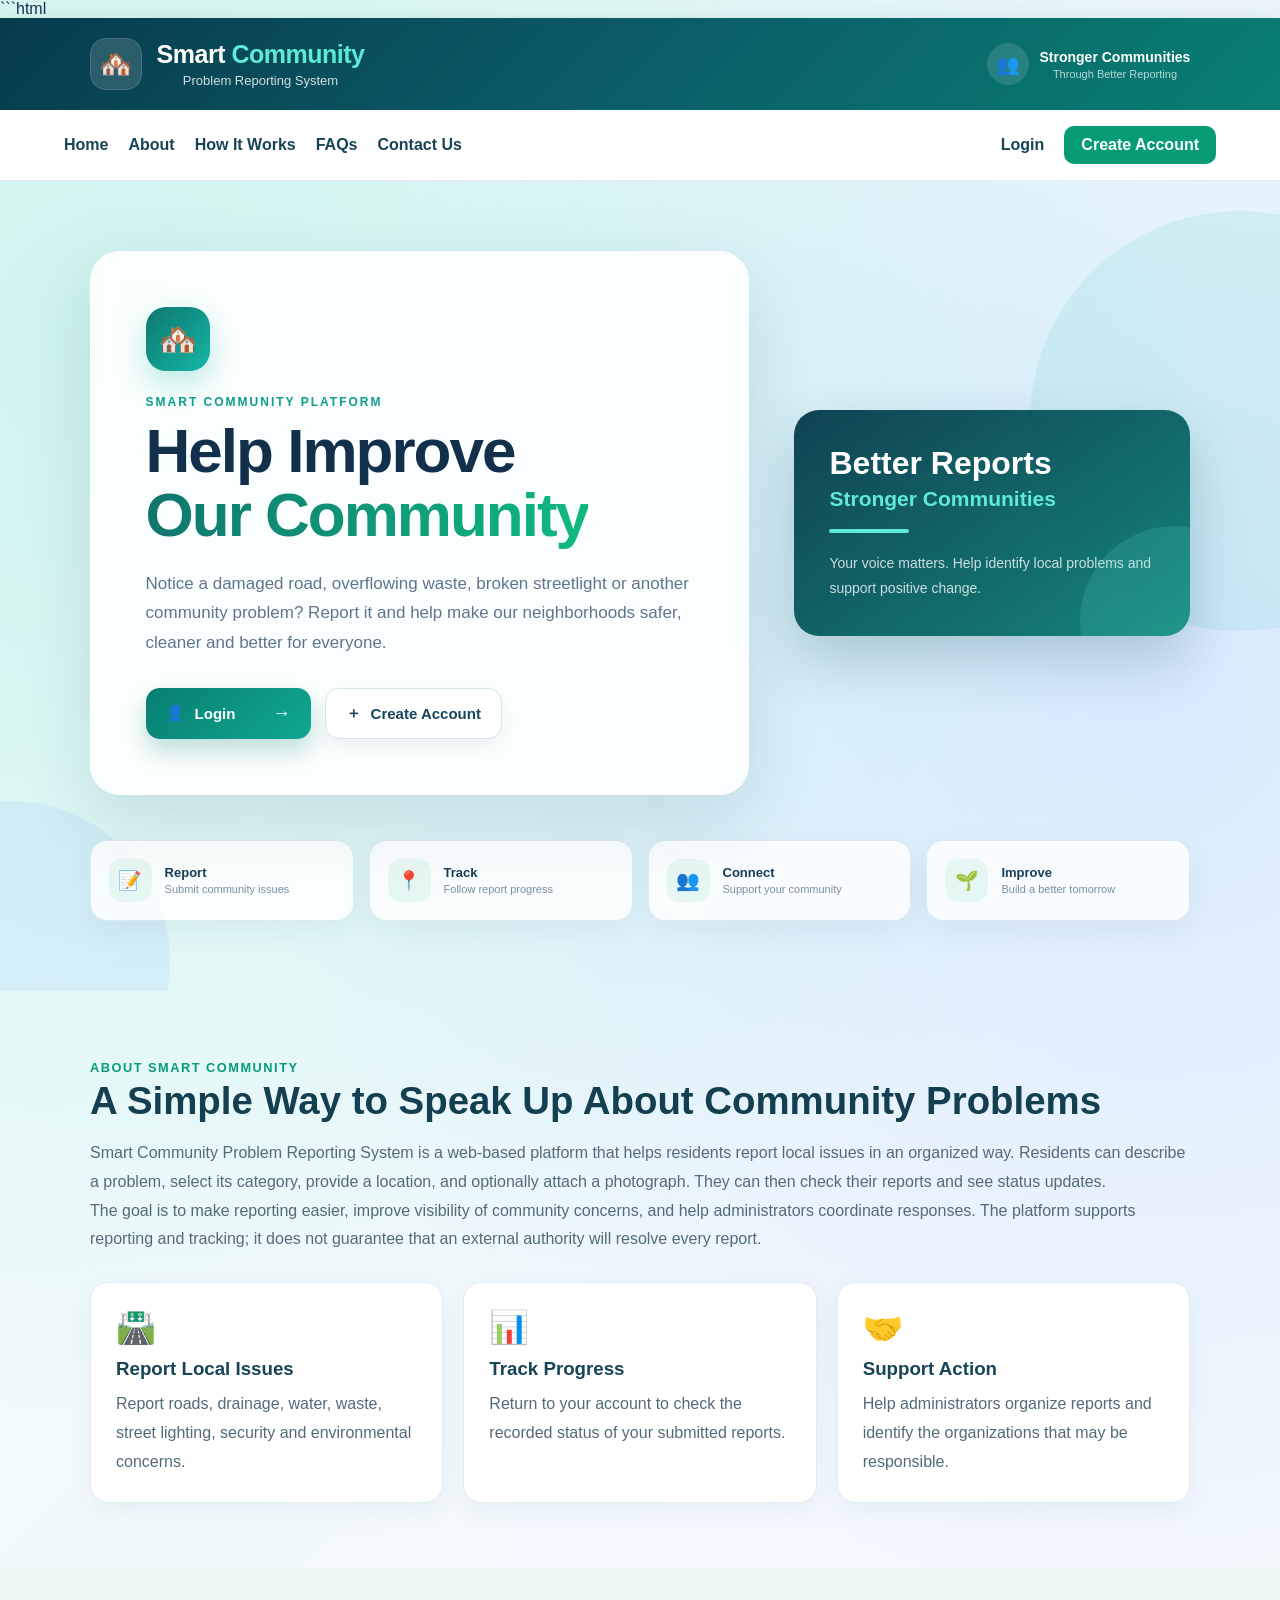
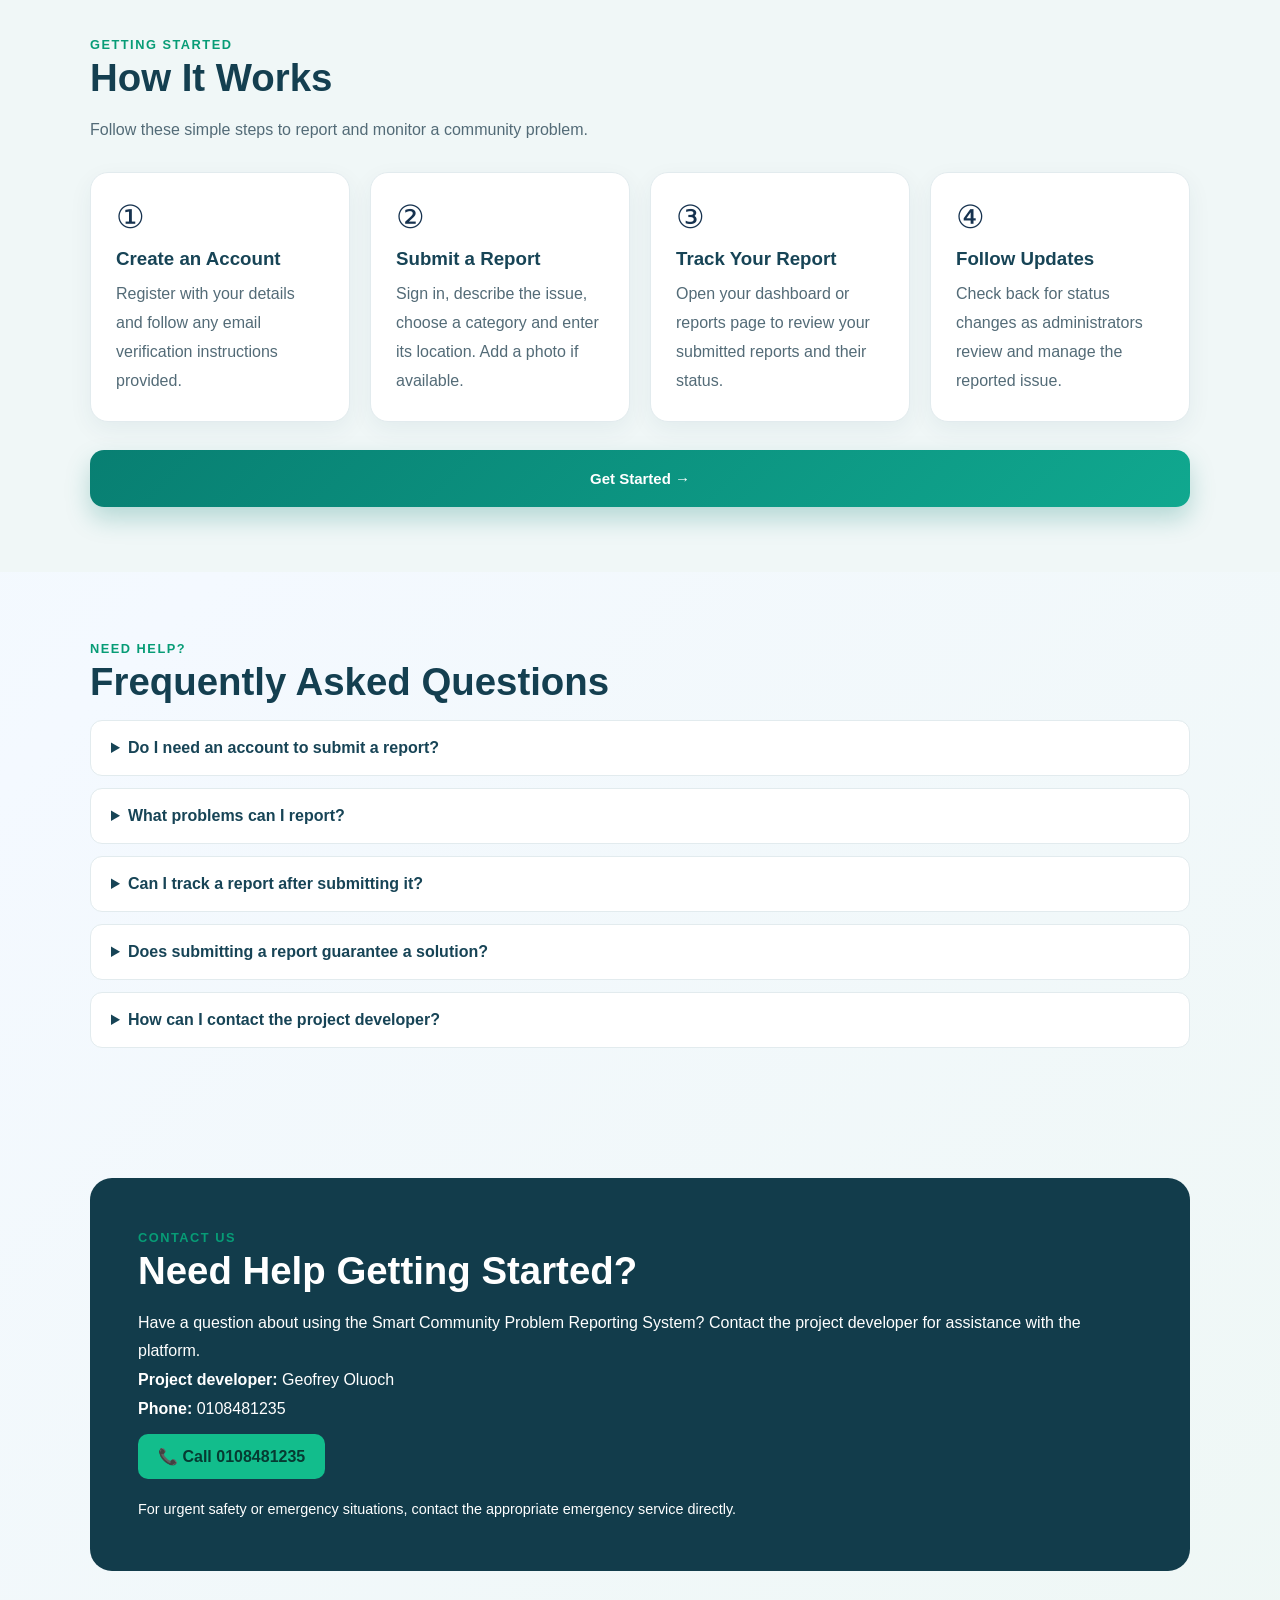
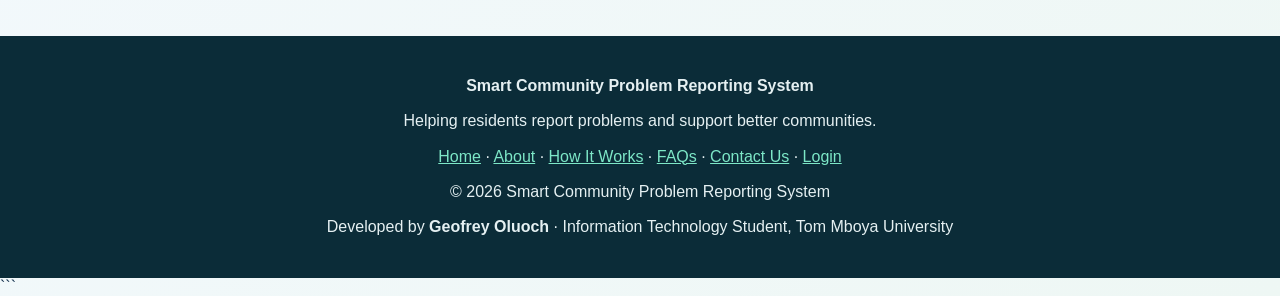
<file: index.html>
```html
<!DOCTYPE html>
<html lang="en">
<head>
    <meta charset="UTF-8">
    <meta name="viewport" content="width=device-width, initial-scale=1.0">
    <meta name="description" content="Smart Community helps residents report community problems and track progress toward safer, cleaner neighborhoods.">
    <title>Smart Community | Problem Reporting System</title>
    <link rel="stylesheet" href="css/style.css">

    <style>
        /* Public homepage navigation and information sections */
        html { scroll-behavior: smooth; scroll-padding-top: 90px; }

        .public-nav {
            display: flex;
            align-items: center;
            justify-content: space-between;
            flex-wrap: wrap;
            gap: 16px;
            padding: 16px clamp(20px, 5vw, 70px);
            background: #fff;
            border-bottom: 1px solid #e5ecef;
            position: sticky;
            top: 0;
            z-index: 1000;
        }

        .public-nav-links {
            display: flex;
            align-items: center;
            justify-content: center;
            flex-wrap: wrap;
            gap: 20px;
        }

        .public-nav a {
            color: #174456;
            text-decoration: none;
            font-weight: 600;
        }

        .public-nav a:hover { color: #079c76; }

        .public-nav .nav-cta {
            background: #079c76;
            color: #fff;
            padding: 10px 17px;
            border-radius: 10px;
        }

        .public-section {
            padding: 65px clamp(20px, 7vw, 100px);
        }

        .public-section-inner {
            max-width: 1100px;
            margin: 0 auto;
        }

        .public-section h2 {
            color: #143f50;
            font-size: clamp(1.7rem, 3vw, 2.4rem);
            margin: 0 0 16px;
        }

        .public-section p {
            color: #536b77;
            line-height: 1.8;
        }

        .public-eyebrow {
            color: #079c76 !important;
            font-weight: 800;
            letter-spacing: 1.5px;
            font-size: .8rem;
        }

        .public-card-grid {
            display: grid;
            grid-template-columns: repeat(auto-fit, minmax(220px, 1fr));
            gap: 20px;
            margin-top: 28px;
        }

        .public-card {
            background: #fff;
            padding: 25px;
            border-radius: 18px;
            border: 1px solid #e2ebee;
            box-shadow: 0 8px 25px rgba(20, 63, 80, .06);
        }

        .public-card .card-icon {
            font-size: 2rem;
            margin-bottom: 12px;
        }

        .public-card h3 {
            color: #174456;
            margin: 0 0 10px;
        }

        .public-card p { margin-bottom: 0; }

        .public-how { background: #f0f7f7; }

        .public-contact-card {
            background: #123c4b;
            color: #fff;
            padding: clamp(25px, 5vw, 48px);
            border-radius: 22px;
        }

        .public-contact-card h2,
        .public-contact-card p { color: #fff; }

        .public-contact-link {
            display: inline-block;
            margin-top: 10px;
            padding: 13px 20px;
            background: #12bd8c;
            color: #063b32;
            border-radius: 10px;
            text-decoration: none;
            font-weight: 800;
        }

        .public-faq details {
            background: #fff;
            border: 1px solid #e2ebee;
            border-radius: 12px;
            padding: 18px 20px;
            margin-top: 12px;
        }

        .public-faq summary {
            color: #174456;
            cursor: pointer;
            font-weight: 700;
        }

        .public-faq details p { margin-bottom: 0; }

        .public-footer {
            background: #0b2c38;
            color: #e5f0f2;
            padding: 30px 20px;
            text-align: center;
            line-height: 1.9;
        }

        .public-footer p { margin: 5px 0; }

        .public-footer a { color: #7de7c7; }

        @media (max-width: 650px) {
            .public-nav { justify-content: center; }
            .public-nav-links { gap: 13px; }
            .public-nav-links a { font-size: .9rem; }
            .public-nav .nav-cta { padding: 8px 12px; }
        }
    </style>
</head>

<body class="landing-page">

    <header class="landing-header" id="home">
        <div class="landing-brand">
            <div class="landing-brand-icon">🏘️</div>
            <div>
                <h1>Smart <span>Community</span></h1>
                <p>Problem Reporting System</p>
            </div>
        </div>

        <div class="landing-header-message">
            <span>👥</span>
            <div>
                <strong>Stronger Communities</strong>
                <small>Through Better Reporting</small>
            </div>
        </div>
    </header>

    <nav class="public-nav" aria-label="Main navigation">
        <div class="public-nav-links">
            <a href="#home">Home</a>
            <a href="#about">About</a>
            <a href="#how-it-works">How It Works</a>
            <a href="#faq">FAQs</a>
            <a href="#contact">Contact Us</a>
        </div>
        <div class="public-nav-links">
            <a href="login.html">Login</a>
            <a href="register.html" class="nav-cta">Create Account</a>
        </div>
    </nav>

    <main>
        <section class="landing-hero">
            <div class="landing-background-shape shape-one"></div>
            <div class="landing-background-shape shape-two"></div>

            <div class="landing-content">
                <div class="landing-card">
                    <div class="landing-logo">🏘️</div>
                    <p class="landing-eyebrow">SMART COMMUNITY PLATFORM</p>

                    <h2>Help Improve<br><span>Our Community</span></h2>

                    <p class="landing-description">
                        Notice a damaged road, overflowing waste, broken streetlight
                        or another community problem? Report it and help make our
                        neighborhoods safer, cleaner and better for everyone.
                    </p>

                    <div class="landing-buttons">
                        <a href="login.html" class="landing-btn primary">
                            <span>👤</span><span>Login</span><strong>→</strong>
                        </a>
                        <a href="register.html" class="landing-btn secondary">
                            <span>＋</span><span>Create Account</span>
                        </a>
                    </div>
                </div>

                <div class="landing-side-message">
                    <div class="side-message-title">Better Reports</div>
                    <div class="side-message-subtitle">Stronger Communities</div>
                    <div class="side-message-line"></div>
                    <p>Your voice matters. Help identify local problems and support positive change.</p>
                </div>

                <div class="landing-features">
                    <a href="login.html" class="landing-feature">
                        <div class="feature-icon">📝</div>
                        <div><strong>Report</strong><span>Submit community issues</span></div>
                    </a>
                    <a href="login.html" class="landing-feature">
                        <div class="feature-icon">📍</div>
                        <div><strong>Track</strong><span>Follow report progress</span></div>
                    </a>
                    <a href="#about" class="landing-feature">
                        <div class="feature-icon">👥</div>
                        <div><strong>Connect</strong><span>Support your community</span></div>
                    </a>
                    <a href="#how-it-works" class="landing-feature">
                        <div class="feature-icon">🌱</div>
                        <div><strong>Improve</strong><span>Build a better tomorrow</span></div>
                    </a>
                </div>
            </div>
        </section>

        <section class="public-section" id="about">
            <div class="public-section-inner">
                <p class="public-eyebrow">ABOUT SMART COMMUNITY</p>
                <h2>A Simple Way to Speak Up About Community Problems</h2>
                <p>
                    Smart Community Problem Reporting System is a web-based platform
                    that helps residents report local issues in an organized way.
                    Residents can describe a problem, select its category, provide
                    a location, and optionally attach a photograph. They can then
                    check their reports and see status updates.
                </p>
                <p>
                    The goal is to make reporting easier, improve visibility of
                    community concerns, and help administrators coordinate responses.
                    The platform supports reporting and tracking; it does not guarantee
                    that an external authority will resolve every report.
                </p>

                <div class="public-card-grid">
                    <article class="public-card">
                        <div class="card-icon">🛣️</div>
                        <h3>Report Local Issues</h3>
                        <p>Report roads, drainage, water, waste, street lighting, security and environmental concerns.</p>
                    </article>
                    <article class="public-card">
                        <div class="card-icon">📊</div>
                        <h3>Track Progress</h3>
                        <p>Return to your account to check the recorded status of your submitted reports.</p>
                    </article>
                    <article class="public-card">
                        <div class="card-icon">🤝</div>
                        <h3>Support Action</h3>
                        <p>Help administrators organize reports and identify the organizations that may be responsible.</p>
                    </article>
                </div>
            </div>
        </section>

        <section class="public-section public-how" id="how-it-works">
            <div class="public-section-inner">
                <p class="public-eyebrow">GETTING STARTED</p>
                <h2>How It Works</h2>
                <p>Follow these simple steps to report and monitor a community problem.</p>

                <div class="public-card-grid">
                    <article class="public-card">
                        <div class="card-icon">①</div>
                        <h3>Create an Account</h3>
                        <p>Register with your details and follow any email verification instructions provided.</p>
                    </article>
                    <article class="public-card">
                        <div class="card-icon">②</div>
                        <h3>Submit a Report</h3>
                        <p>Sign in, describe the issue, choose a category and enter its location. Add a photo if available.</p>
                    </article>
                    <article class="public-card">
                        <div class="card-icon">③</div>
                        <h3>Track Your Report</h3>
                        <p>Open your dashboard or reports page to review your submitted reports and their status.</p>
                    </article>
                    <article class="public-card">
                        <div class="card-icon">④</div>
                        <h3>Follow Updates</h3>
                        <p>Check back for status changes as administrators review and manage the reported issue.</p>
                    </article>
                </div>

                <p style="margin-top:28px">
                    <a href="register.html" class="landing-btn primary">Get Started →</a>
                </p>
            </div>
        </section>

        <section class="public-section public-faq" id="faq">
            <div class="public-section-inner">
                <p class="public-eyebrow">NEED HELP?</p>
                <h2>Frequently Asked Questions</h2>

                <details>
                    <summary>Do I need an account to submit a report?</summary>
                    <p>Yes. Create an account and log in to access report submission and your personal dashboard.</p>
                </details>

                <details>
                    <summary>What problems can I report?</summary>
                    <p>You can report issues such as damaged roads, waste, water, drainage, street lighting, security and environmental concerns.</p>
                </details>

                <details>
                    <summary>Can I track a report after submitting it?</summary>
                    <p>Yes. Log in and open your dashboard or My Reports page to review the status of your reports.</p>
                </details>

                <details>
                    <summary>Does submitting a report guarantee a solution?</summary>
                    <p>No. The platform helps record, organize and track reports, but resolution depends on review and action by the responsible parties.</p>
                </details>

                <details>
                    <summary>How can I contact the project developer?</summary>
                    <p>Use the contact number listed in the Contact Us section below.</p>
                </details>
            </div>
        </section>

        <section class="public-section" id="contact">
            <div class="public-section-inner">
                <div class="public-contact-card">
                    <p class="public-eyebrow">CONTACT US</p>
                    <h2>Need Help Getting Started?</h2>
                    <p>
                        Have a question about using the Smart Community Problem
                        Reporting System? Contact the project developer for
                        assistance with the platform.
                    </p>
                    <p><strong>Project developer:</strong> Geofrey Oluoch</p>
                    <p><strong>Phone:</strong> 0108481235</p>
                    <a class="public-contact-link" href="tel:0108481235">📞 Call 0108481235</a>
                    <p style="font-size:.9rem; margin-top:18px">
                        For urgent safety or emergency situations, contact the appropriate emergency service directly.
                    </p>
                </div>
            </div>
        </section>
    </main>

    <footer class="public-footer">
        <p><strong>Smart Community Problem Reporting System</strong></p>
        <p>Helping residents report problems and support better communities.</p>
        <p>
            <a href="#home">Home</a> ·
            <a href="#about">About</a> ·
            <a href="#how-it-works">How It Works</a> ·
            <a href="#faq">FAQs</a> ·
            <a href="#contact">Contact Us</a> ·
            <a href="login.html">Login</a>
        </p>
        <p>© 2026 Smart Community Problem Reporting System</p>
        <p>
            Developed by <strong>Geofrey Oluoch</strong> ·
            Information Technology Student, Tom Mboya University
        </p>
    </footer>

</body>
</html>
```
</file>
<file: css/style.css>
* {
    margin: 0;
    padding: 0;
    box-sizing: border-box;
}

body {
    font-family: Arial, sans-serif;
    background: #f4f7f6;
    color: #222;
    min-height: 100vh;
    display: flex;
    flex-direction: column;
}

header {
    background: #0f766e;
    color: white;
    text-align: center;
    padding: 30px 20px;
}

header h1 {
    font-size: 32px;
    margin-bottom: 8px;
}

header p {
    font-size: 18px;
}

.hero {
    flex: 1;
    max-width: 800px;
    width: 90%;
    margin: 60px auto;
    text-align: center;
    background: white;
    padding: 50px 30px;
    border-radius: 15px;
    box-shadow: 0 5px 20px rgba(0, 0, 0, 0.08);
}

.hero h2 {
    font-size: 32px;
    margin-bottom: 20px;
}

.hero p {
    font-size: 18px;
    line-height: 1.7;
    margin-bottom: 30px;
}

.buttons {
    display: flex;
    justify-content: center;
    gap: 15px;
    flex-wrap: wrap;
}

.btn {
    display: inline-block;
    text-decoration: none;
    background: #0f766e;
    color: white;
    padding: 13px 25px;
    border-radius: 8px;
    font-weight: bold;
}

.btn.secondary {
    background: #374151;
}

.btn:hover {
    opacity: 0.85;
}

footer {
    text-align: center;
    padding: 20px;
    background: #1f2937;
    color: white;
}
.form-container {
    flex: 1;
    width: 90%;
    max-width: 500px;
    margin: 40px auto;
}

form {
    background: white;
    padding: 35px;
    border-radius: 15px;
    box-shadow: 0 5px 20px rgba(0, 0, 0, 0.08);
}

form h2 {
    text-align: center;
    margin-bottom: 25px;
}

form label {
    display: block;
    margin-top: 15px;
    margin-bottom: 6px;
    font-weight: bold;
}

form input,
form select,
form textarea {
    width: 100%;
    padding: 12px;
    border: 1px solid #d1d5db;
    border-radius: 7px;
    font-size: 15px;
}

form input:focus,
form select:focus,
form textarea:focus {
    outline: none;
    border-color: #0f766e;
}

form button {
    width: 100%;
    border: none;
    cursor: pointer;
    margin-top: 25px;
    font-size: 16px;
}

.form-link {
    text-align: center;
    margin-top: 20px;
}

.form-link a {
    color: #0f766e;
    font-weight: bold;
}

#registerMessage {
    text-align: center;
    margin-top: 15px;
    font-weight: bold;
}
.dashboard-container {
    flex: 1;
    width: 90%;
    max-width: 900px;
    margin: 40px auto;
}

.welcome-card {
    background: white;
    padding: 30px;
    border-radius: 15px;
    box-shadow: 0 5px 20px rgba(0, 0, 0, 0.08);
    text-align: center;
    margin-bottom: 25px;
}

.welcome-card h2 {
    margin-bottom: 10px;
}

.dashboard-actions {
    background: white;
    padding: 30px;
    border-radius: 15px;
    box-shadow: 0 5px 20px rgba(0, 0, 0, 0.08);

    display: flex;
    justify-content: center;
    gap: 15px;
    flex-wrap: wrap;
}

.dashboard-actions .btn {
    border: none;
    cursor: pointer;
}

.logout {
    background: #b91c1c;
}
/* =========================================================
   ADMIN DASHBOARD - MODERN DESIGN
   ========================================================= */

.admin-page {
    margin: 0;
    padding: 0;
    background: #f4f7fb;
    color: #1e293b;
    font-family: Arial, Helvetica, sans-serif;
}


/* =========================================================
   SIDEBAR
   ========================================================= */

.admin-sidebar {
    position: fixed;
    top: 0;
    left: 0;
    width: 260px;
    height: 100vh;
    background: linear-gradient(
        180deg,
        #0f2d52 0%,
        #123c6b 100%
    );
    color: white;
    z-index: 1000;
    display: flex;
    flex-direction: column;
    box-shadow: 4px 0 18px rgba(15, 45, 82, 0.12);
}


.sidebar-brand {
    display: flex;
    align-items: center;
    gap: 12px;
    padding: 28px 20px;
    border-bottom: 1px solid rgba(255,255,255,0.12);
}


.brand-icon {
    width: 48px;
    height: 48px;
    border-radius: 14px;
    background: rgba(255,255,255,0.14);
    display: flex;
    align-items: center;
    justify-content: center;
    font-size: 25px;
}


.sidebar-brand h2 {
    margin: 0;
    font-size: 17px;
    line-height: 1.2;
    color: white;
}


.sidebar-brand span {
    display: block;
    margin-top: 4px;
    font-size: 12px;
    color: rgba(255,255,255,0.68);
}


.sidebar-nav {
    padding: 24px 12px;
    flex: 1;
}


.sidebar-link {
    display: flex;
    align-items: center;
    gap: 14px;
    padding: 14px 16px;
    margin-bottom: 7px;
    border-radius: 9px;
    color: rgba(255,255,255,0.78);
    text-decoration: none;
    font-size: 14px;
    font-weight: 600;
    transition: all 0.2s ease;
}


.sidebar-link:hover {
    background: rgba(255,255,255,0.09);
    color: white;
}


.sidebar-link.active {
    background: linear-gradient(
        90deg,
        #1769e0,
        #2679e8
    );
    color: white;
    box-shadow: 0 5px 14px rgba(0,0,0,0.15);
}


.sidebar-icon {
    width: 22px;
    text-align: center;
    font-size: 18px;
}


.sidebar-bottom {
    padding: 18px 12px;
    border-top: 1px solid rgba(255,255,255,0.12);
}


.sidebar-logout {
    width: 100%;
    border: none;
    background: transparent;
    color: rgba(255,255,255,0.82);
    padding: 14px 16px;
    display: flex;
    align-items: center;
    gap: 14px;
    border-radius: 9px;
    cursor: pointer;
    font-size: 14px;
    font-weight: 600;
    text-align: left;
}


.sidebar-logout:hover {
    background: rgba(255,255,255,0.09);
    color: white;
}


/* =========================================================
   MAIN AREA
   ========================================================= */

.admin-main {
    margin-left: 260px;
    min-height: 100vh;
}


.admin-topbar {
    height: 74px;
    background: white;
    border-bottom: 1px solid #e5eaf1;
    display: flex;
    align-items: center;
    justify-content: space-between;
    padding: 0 32px;
}


.sidebar-toggle {
    border: none;
    background: transparent;
    color: #31577e;
    font-size: 25px;
    cursor: pointer;
    display: none;
}


.admin-user {
    margin-left: auto;
    display: flex;
    align-items: center;
    gap: 11px;
}


.admin-avatar {
    width: 43px;
    height: 43px;
    border-radius: 50%;
    background: #e7eef8;
    display: flex;
    align-items: center;
    justify-content: center;
    font-size: 20px;
}


.admin-user strong {
    display: block;
    font-size: 14px;
    color: #193b60;
}


.admin-user span {
    display: block;
    margin-top: 3px;
    font-size: 12px;
    color: #7a8a9d;
}


/* =========================================================
   CONTENT
   ========================================================= */

.admin-content {
    padding: 30px;
    max-width: 1700px;
    margin: 0 auto;
}


.admin-page-heading {
    margin-bottom: 25px;
}


.admin-page-heading h1 {
    margin: 0;
    color: #173c64;
    font-size: 30px;
    font-weight: 700;
}


.admin-page-heading p {
    margin: 7px 0 0;
    color: #738398;
    font-size: 15px;
}


/* =========================================================
   STATISTICS
   ========================================================= */

.stats-grid {
    display: grid;
    grid-template-columns:
        repeat(6, minmax(0, 1fr));
    gap: 14px;
    margin-bottom: 22px;
}


.stat-card {
    background: white;
    border: 1px solid #e2eaf3;
    border-radius: 11px;
    min-height: 96px;
    padding: 16px;
    display: flex;
    align-items: center;
    gap: 13px;
    box-shadow: 0 3px 12px rgba(28, 57, 86, 0.05);
}


.stat-icon {
    width: 48px;
    height: 48px;
    flex-shrink: 0;
    border-radius: 13px;
    display: flex;
    align-items: center;
    justify-content: center;
    font-size: 21px;
}


.total-icon {
    background: #e6f0ff;
}


.submitted-icon {
    background: #fff1d7;
}


.review-icon {
    background: #f0e8ff;
}


.progress-icon {
    background: #e4f7ed;
}


.resolved-icon {
    background: #def7f7;
}


.rejected-icon {
    background: #ffe5e5;
}


.stat-info span {
    display: block;
    color: #718197;
    font-size: 12px;
    margin-bottom: 5px;
}


.stat-info strong {
    display: block;
    color: #173b63;
    font-size: 25px;
    line-height: 1;
}


/* =========================================================
   TOOLBAR
   ========================================================= */

.admin-toolbar {
    background: white;
    border: 1px solid #e2eaf3;
    border-radius: 11px;
    padding: 13px;
    display: grid;
    grid-template-columns: 1fr 180px 140px;
    gap: 10px;
    margin-bottom: 22px;
    box-shadow: 0 3px 12px rgba(28, 57, 86, 0.04);
}


.search-box {
    height: 43px;
    border: 1px solid #d9e2ec;
    border-radius: 8px;
    display: flex;
    align-items: center;
    padding: 0 13px;
    background: #fbfcfe;
}


.search-box span {
    margin-right: 9px;
    color: #7b8da1;
}


.search-box input {
    width: 100%;
    height: 100%;
    border: none;
    outline: none;
    background: transparent;
    font-size: 13px;
    color: #273c52;
}


.filter-box select {
    width: 100%;
    height: 43px;
    border: 1px solid #d9e2ec;
    border-radius: 8px;
    padding: 0 11px;
    background: #fbfcfe;
    color: #42566c;
    outline: none;
}


.clear-filters-btn {
    height: 43px;
    border: 1px solid #d9e2ec;
    border-radius: 8px;
    background: white;
    color: #4d647c;
    cursor: pointer;
    font-size: 13px;
    font-weight: 600;
}


.clear-filters-btn:hover {
    background: #f1f5f9;
}


/* =========================================================
   SECTION HEADINGS
   ========================================================= */

.section-heading {
    display: flex;
    align-items: center;
    justify-content: space-between;
    margin-bottom: 13px;
}


.section-heading h2 {
    margin: 0;
    color: #1a4169;
    font-size: 19px;
}


.section-heading p {
    margin: 4px 0 0;
    color: #7b8b9e;
    font-size: 13px;
}


/* =========================================================
   MAP
   ========================================================= */

.admin-map-section {
    margin-bottom: 28px;
}


.admin-map {
    height: 330px;
    width: 100%;
    background: #e8eef5;
    border-radius: 12px;
    overflow: hidden;
    border: 1px solid #dce5ee;
    box-shadow: 0 3px 12px rgba(28, 57, 86, 0.05);
}


/* =========================================================
   REPORTS
   ========================================================= */

.reports-section {
    margin-bottom: 40px;
}


.admin-reports {
    display: flex;
    flex-direction: column;
    gap: 20px;
}


.report-card {
    background: white;
    border: 1px solid #dfe7f0;
    border-radius: 13px;
    padding: 20px;
    box-shadow: 0 5px 18px rgba(27, 56, 85, 0.06);
    overflow: hidden;
}


.report-header {
    display: flex;
    align-items: center;
    gap: 12px;
    margin-bottom: 16px;
    flex-wrap: wrap;
}


.report-header h3 {
    margin: 0;
    color: #173c64;
    font-size: 20px;
    font-weight: 700;
}


.status {
    display: inline-flex;
    align-items: center;
    padding: 6px 13px;
    border-radius: 30px;
    font-size: 11px;
    font-weight: 700;
    white-space: nowrap;
}


.status.submitted {
    background: #fff0d3;
    color: #a76b00;
}


.status.under-review {
    background: #fff0d3;
    color: #a76b00;
}


.status.in-progress {
    background: #e2f5ea;
    color: #17824b;
}


.status.resolved {
    background: #dff6e8;
    color: #168149;
}


.status.rejected {
    background: #ffe1e1;
    color: #c33131;
}


/* =========================================================
   REPORT INFORMATION
   ========================================================= */

.report-details {
    display: grid;
    grid-template-columns:
        repeat(2, minmax(0, 1fr));
    gap: 7px 25px;
    padding: 15px 0;
    border-top: 1px solid #edf1f5;
    border-bottom: 1px solid #edf1f5;
    margin-bottom: 18px;
}


.report-details p {
    margin: 0;
    color: #566b80;
    font-size: 13px;
    line-height: 1.6;
}


.report-details strong {
    color: #253f59;
}


/* =========================================================
   REPORT IMAGE
   ========================================================= */

.report-image {
    margin-bottom: 20px;
}


.report-image img {
    display: block;
    width: 100%;
    max-height: 330px;
    object-fit: cover;
    border-radius: 10px;
    border: 1px solid #e0e7ef;
}


/* =========================================================
   EDIT PANEL
   ========================================================= */

.admin-edit-area {
    margin-top: 18px;
    padding: 20px;
    background: #f7faff;
    border: 1px solid #dce8f5;
    border-radius: 11px;
}


.admin-edit-area h4 {
    margin: 0 0 17px;
    color: #193f67;
    font-size: 17px;
}


.admin-edit-area label {
    display: block;
    margin: 12px 0 6px;
    color: #4d6277;
    font-size: 12px;
    font-weight: 700;
}


.admin-edit-area input,
.admin-edit-area textarea,
.admin-edit-area select {
    box-sizing: border-box;
    width: 100%;
    border: 1px solid #d3dfeb;
    border-radius: 7px;
    background: white;
    color: #263d54;
    padding: 10px 11px;
    font-family: inherit;
    font-size: 13px;
    outline: none;
}


.admin-edit-area input {
    height: 42px;
}


.admin-edit-area textarea {
    min-height: 90px;
    resize: vertical;
}


.admin-edit-area select {
    height: 42px;
}


.admin-edit-area input:focus,
.admin-edit-area textarea:focus,
.admin-edit-area select:focus {
    border-color: #2879dc;
    box-shadow: 0 0 0 3px rgba(40,121,220,0.10);
}


/* =========================================================
   ADMIN BUTTONS
   ========================================================= */

.admin-buttons {
    display: flex;
    gap: 10px;
    margin-top: 19px;
}


.save-report-btn,
.delete-report-btn {
    min-height: 42px;
    padding: 0 18px;
    border-radius: 7px;
    border: none;
    cursor: pointer;
    font-size: 13px;
    font-weight: 700;
    transition: 0.2s ease;
}


.save-report-btn {
    background: #1769df;
    color: white;
}


.save-report-btn:hover {
    background: #0e58c4;
}


.delete-report-btn {
    background: #e54848;
    color: white;
}


.delete-report-btn:hover {
    background: #c93333;
}


.save-report-btn:disabled,
.delete-report-btn:disabled {
    opacity: 0.65;
    cursor: not-allowed;
}


/* =========================================================
   EMPTY / LOADING STATES
   ========================================================= */

.loading-state,
.empty-state {
    background: white;
    border: 1px solid #dfe7f0;
    border-radius: 12px;
    padding: 45px 20px;
    text-align: center;
    color: #74869a;
}


.loading-spinner {
    font-size: 30px;
    margin-bottom: 8px;
    animation: adminSpin 1s linear infinite;
}


@keyframes adminSpin {

    from {
        transform: rotate(0deg);
    }

    to {
        transform: rotate(360deg);
    }

}


/* =========================================================
   LEAFLET
   ========================================================= */

.admin-map .leaflet-control-zoom a {
    color: #23496d;
}


/* =========================================================
   RESPONSIVE - TABLET
   ========================================================= */

@media (max-width: 1200px) {

    .stats-grid {
        grid-template-columns:
            repeat(3, minmax(0, 1fr));
    }


    .admin-toolbar {
        grid-template-columns:
            1fr 1fr;
    }


    .clear-filters-btn {
        grid-column: 1 / -1;
    }

}


/* =========================================================
   RESPONSIVE - MOBILE
   ========================================================= */

@media (max-width: 800px) {

    .admin-sidebar {
        transform: translateX(-100%);
        transition: transform 0.25s ease;
    }


    .admin-sidebar.sidebar-open {
        transform: translateX(0);
    }


    .admin-main {
        margin-left: 0;
    }


    .admin-topbar {
        padding: 0 18px;
    }


    .sidebar-toggle {
        display: block;
    }


    .admin-content {
        padding: 20px 15px;
    }


    .admin-page-heading h1 {
        font-size: 25px;
    }


    .stats-grid {
        grid-template-columns:
            repeat(2, minmax(0, 1fr));
    }


    .admin-toolbar {
        grid-template-columns: 1fr;
    }


    .clear-filters-btn {
        grid-column: auto;
    }


    .report-details {
        grid-template-columns: 1fr;
    }


    .admin-map {
        height: 270px;
    }


    .admin-buttons {
        flex-direction: column;
    }


    .save-report-btn,
    .delete-report-btn {
        width: 100%;
    }

}


/* =========================================================
   RESPONSIVE - SMALL PHONES
   ========================================================= */

@media (max-width: 500px) {

    .stats-grid {
        grid-template-columns: 1fr;
    }


    .stat-card {
        min-height: 82px;
    }


    .report-card {
        padding: 15px;
    }


    .report-header h3 {
        font-size: 17px;
    }


    .admin-user span {
        display: none;
    }


    .admin-page-heading p {
        font-size: 13px;
    }


    .admin-map {
        height: 230px;
    }

}
/* =========================================================
   ADMIN DARK MODE
========================================================= */

.admin-page.admin-dark-theme {
    background: #111827;
    color: #e5e7eb;
}


/* Main area */

.admin-page.admin-dark-theme .admin-main {
    background: #111827;
}


/* Top bar */

.admin-page.admin-dark-theme .admin-topbar {
    background: #1f2937;
    border-bottom-color: #374151;
    color: #f9fafb;
}


/* Page headings */

.admin-page.admin-dark-theme .admin-page-heading h1,
.admin-page.admin-dark-theme .section-heading h2,
.admin-page.admin-dark-theme .admin-section-heading h2,
.admin-page.admin-dark-theme .admin-dashboard-recent h2 {
    color: #f9fafb;
}


.admin-page.admin-dark-theme .admin-page-heading p,
.admin-page.admin-dark-theme .section-heading p,
.admin-page.admin-dark-theme .admin-section-heading p {
    color: #9ca3af;
}


/* Statistics cards */

.admin-page.admin-dark-theme .stat-card {
    background: #1f2937;
    border-color: #374151;
    color: #f9fafb;
    box-shadow: 0 4px 12px rgba(0, 0, 0, 0.25);
}


.admin-page.admin-dark-theme .stat-content span {
    color: #9ca3af;
}


.admin-page.admin-dark-theme .stat-content strong {
    color: #f9fafb;
}


/* Dashboard introduction */

.admin-page.admin-dark-theme .admin-dashboard-intro {
    background: #1f2937;
    border-color: #374151;
    color: #e5e7eb;
}


.admin-page.admin-dark-theme .admin-dashboard-intro h2 {
    color: #f9fafb;
}


.admin-page.admin-dark-theme .admin-dashboard-intro p {
    color: #9ca3af;
}


/* Toolbar */

.admin-page.admin-dark-theme .admin-toolbar {
    background: #1f2937;
    border-color: #374151;
}


/* Search */

.admin-page.admin-dark-theme .search-box {
    background: #111827;
    border-color: #4b5563;
}


.admin-page.admin-dark-theme .search-box input {
    background: transparent;
    color: #f9fafb;
}


.admin-page.admin-dark-theme .search-box input::placeholder {
    color: #6b7280;
}


/* Select boxes */

.admin-page.admin-dark-theme select {
    background-color: #111827;
    color: #f9fafb;
    border-color: #4b5563;
}


/* Report cards */

.admin-page.admin-dark-theme .report-card {
    background: #1f2937;
    border-color: #374151;
    color: #e5e7eb;
    box-shadow: 0 4px 12px rgba(0, 0, 0, 0.25);
}


.admin-page.admin-dark-theme .report-header h3 {
    color: #f9fafb;
}


.admin-page.admin-dark-theme .report-details {
    color: #d1d5db;
}


.admin-page.admin-dark-theme .report-details strong {
    color: #f9fafb;
}


/* Edit area */

.admin-page.admin-dark-theme .admin-edit-area {
    background: #111827;
    border-color: #374151;
}


.admin-page.admin-dark-theme .admin-edit-area h4 {
    color: #f9fafb;
}


.admin-page.admin-dark-theme .admin-edit-area label {
    color: #d1d5db;
}


.admin-page.admin-dark-theme .admin-edit-area input,
.admin-page.admin-dark-theme .admin-edit-area textarea,
.admin-page.admin-dark-theme .admin-edit-area select {
    background: #1f2937;
    color: #f9fafb;
    border-color: #4b5563;
}


/* Map section */

.admin-page.admin-dark-theme .map-info-card {
    background: #1f2937;
    border-color: #374151;
    color: #e5e7eb;
}


.admin-page.admin-dark-theme .map-info-card h3 {
    color: #f9fafb;
}


.admin-page.admin-dark-theme .map-info-card p {
    color: #9ca3af;
}


/* Settings */

.admin-page.admin-dark-theme .settings-card {
    background: #1f2937;
    border-color: #374151;
    color: #e5e7eb;
    box-shadow: 0 4px 12px rgba(0, 0, 0, 0.25);
}


.admin-page.admin-dark-theme .settings-card-header h2 {
    color: #f9fafb;
}


.admin-page.admin-dark-theme .settings-card-header p {
    color: #9ca3af;
}


.admin-page.admin-dark-theme .setting-item {
    border-bottom-color: #374151;
}


.admin-page.admin-dark-theme .setting-item strong {
    color: #f9fafb;
}


.admin-page.admin-dark-theme .setting-item span {
    color: #9ca3af;
}


/* Buttons */

.admin-page.admin-dark-theme .admin-secondary-action {
    background: #374151;
    color: #f9fafb;
    border-color: #4b5563;
}


.admin-page.admin-dark-theme .admin-secondary-action:hover {
    background: #4b5563;
}


/* User information */

.admin-page.admin-dark-theme .admin-user-info strong {
    color: #f9fafb;
}


.admin-page.admin-dark-theme .admin-user-info span {
    color: #9ca3af;
}


/* Mobile menu button */

.admin-page.admin-dark-theme .sidebar-toggle {
    color: #f9fafb;
}


/* Loading / empty states */

.admin-page.admin-dark-theme .admin-loading,
.admin-page.admin-dark-theme .admin-empty {
    background: #1f2937;
    color: #9ca3af;
    border-color: #374151;
}


/* Settings message */

.admin-page.admin-dark-theme .settings-message {
    color: #d1d5db;
}
/* =========================================
   COLLAPSED ADMIN SIDEBAR
========================================= */

.admin-sidebar.sidebar-collapsed {
    width: 80px;
}

.admin-sidebar.sidebar-collapsed .sidebar-brand-text,
.admin-sidebar.sidebar-collapsed .sidebar-link span,
.admin-sidebar.sidebar-collapsed .sidebar-logout span {
    display: none;
}

.admin-sidebar.sidebar-collapsed .sidebar-brand {
    justify-content: center;
}

.admin-sidebar.sidebar-collapsed .sidebar-link,
.admin-sidebar.sidebar-collapsed .sidebar-logout {
    justify-content: center;
    padding-left: 0;
    padding-right: 0;
}

.admin-sidebar.sidebar-collapsed + .admin-main {
    margin-left: 80px;
}

@media (max-width: 768px) {
    .admin-sidebar.sidebar-collapsed {
        width: 70px;
    }

    .admin-sidebar.sidebar-collapsed + .admin-main {
        margin-left: 70px;
    }
}
/* =========================================
   ADMIN DENSITY SETTINGS
========================================= */

/* Comfortable - normal spacing */
.admin-page.admin-comfortable .admin-content {
    padding: 24px;
}

.admin-page.admin-comfortable .stats-grid {
    gap: 20px;
}

.admin-page.admin-comfortable .report-card {
    padding: 20px;
    margin-bottom: 18px;
}

/* Compact - reduced spacing */
.admin-page.admin-compact .admin-content {
    padding: 14px;
}

.admin-page.admin-compact .stats-grid {
    gap: 10px;
}

.admin-page.admin-compact .stat-card {
    padding: 14px;
}

.admin-page.admin-compact .report-card {
    padding: 12px;
    margin-bottom: 10px;
}

.admin-page.admin-compact .admin-toolbar {
    margin-bottom: 10px;
}

.admin-page.admin-compact .admin-page-heading {
    margin-bottom: 12px;
}
/* =========================================================
   SMART COMMUNITY - NEW PROFESSIONAL VISUAL DESIGN
   Landing Page + Admin Dashboard
   ========================================================= */


/* =========================================================
   LANDING PAGE
   ========================================================= */

.landing-page {
    margin: 0;
    min-height: 100vh;
    font-family: Arial, Helvetica, sans-serif;
    color: #16324f;
    background:
        radial-gradient(
            circle at 10% 10%,
            rgba(45, 212, 191, 0.18),
            transparent 32%
        ),
        radial-gradient(
            circle at 90% 20%,
            rgba(96, 165, 250, 0.18),
            transparent 30%
        ),
        linear-gradient(
            135deg,
            #eefbf8 0%,
            #f4f9ff 50%,
            #eef7f4 100%
        );
}


/* HEADER */

.landing-header {
    min-height: 92px;
    padding: 0 7%;
    display: flex;
    align-items: center;
    justify-content: space-between;

    background:
        linear-gradient(
            135deg,
            #073b4c,
            #0b5d68,
            #087f72
        );

    color: white;

    box-shadow:
        0 8px 25px rgba(7, 59, 76, 0.18);
}


.landing-brand {
    display: flex;
    align-items: center;
    gap: 15px;
}


.landing-brand-icon {
    width: 52px;
    height: 52px;

    display: flex;
    align-items: center;
    justify-content: center;

    border-radius: 16px;

    background: rgba(255, 255, 255, 0.14);

    font-size: 27px;

    box-shadow:
        inset 0 0 0 1px rgba(255, 255, 255, 0.12);
}


.landing-brand h1 {
    margin: 0;
    font-size: 25px;
    font-weight: 800;
    letter-spacing: -0.5px;
}


.landing-brand h1 span {
    color: #5eead4;
}


.landing-brand p {
    margin: 4px 0 0;
    font-size: 13px;
    opacity: 0.82;
}


.landing-header-message {
    display: flex;
    align-items: center;
    gap: 11px;
}


.landing-header-message > span {
    width: 42px;
    height: 42px;

    display: flex;
    align-items: center;
    justify-content: center;

    border-radius: 50%;

    background: rgba(255, 255, 255, 0.12);

    font-size: 19px;
}


.landing-header-message strong {
    display: block;
    font-size: 14px;
}


.landing-header-message small {
    display: block;
    margin-top: 3px;

    font-size: 11px;
    opacity: 0.7;
}


/* HERO */

.landing-hero {
    position: relative;
    min-height: calc(100vh - 160px);

    display: flex;
    align-items: center;
    justify-content: center;

    overflow: hidden;

    padding: 70px 7%;
}


.landing-content {
    position: relative;
    z-index: 2;

    width: 100%;
    max-width: 1180px;

    display: grid;

    grid-template-columns:
        minmax(0, 1.25fr)
        minmax(280px, 0.75fr);

    gap: 45px;

    align-items: center;
}


/* MAIN CARD */

.landing-card {
    padding: 55px;

    border-radius: 30px;

    background:
        rgba(255, 255, 255, 0.88);

    border:
        1px solid rgba(255, 255, 255, 0.9);

    box-shadow:
        0 25px 70px rgba(22, 50, 79, 0.12);

    backdrop-filter: blur(12px);
}


.landing-logo {
    width: 64px;
    height: 64px;

    display: flex;
    align-items: center;
    justify-content: center;

    margin-bottom: 24px;

    border-radius: 20px;

    background:
        linear-gradient(
            135deg,
            #0f766e,
            #14b8a6
        );

    font-size: 32px;

    box-shadow:
        0 12px 30px rgba(20, 184, 166, 0.28);
}


.landing-eyebrow {
    margin: 0 0 10px;

    color: #0f9d8a;

    font-size: 12px;
    font-weight: 800;

    letter-spacing: 2px;
}


.landing-card h2 {
    margin: 0;

    font-size: clamp(38px, 5vw, 62px);

    line-height: 1.03;

    letter-spacing: -2px;

    color: #12304b;
}


.landing-card h2 span {
    background:
        linear-gradient(
            90deg,
            #0f766e,
            #10b981
        );

    -webkit-background-clip: text;
    background-clip: text;

    color: transparent;
}


.landing-description {
    max-width: 650px;

    margin: 22px 0 30px;

    color: #60758b;

    font-size: 17px;
    line-height: 1.75;
}


/* BUTTONS */

.landing-buttons {
    display: flex;
    flex-wrap: wrap;
    gap: 14px;
}


.landing-btn {
    min-width: 165px;

    padding: 15px 20px;

    display: flex;
    align-items: center;
    justify-content: center;
    gap: 10px;

    border-radius: 14px;

    text-decoration: none;

    font-size: 15px;
    font-weight: 700;

    transition:
        transform 0.2s ease,
        box-shadow 0.2s ease;
}


.landing-btn:hover {
    transform: translateY(-3px);
}


.landing-btn.primary {
    color: white;

    background:
        linear-gradient(
            135deg,
            #087f72,
            #10a88f
        );

    box-shadow:
        0 12px 25px rgba(8, 127, 114, 0.25);
}


.landing-btn.secondary {
    color: #16445c;

    background: white;

    border:
        1px solid #d5e4eb;

    box-shadow:
        0 8px 20px rgba(22, 50, 79, 0.06);
}


.landing-btn strong {
    margin-left: auto;
    font-size: 18px;
}


/* SIDE MESSAGE */

.landing-side-message {
    padding: 35px;

    border-radius: 25px;

    background:
        linear-gradient(
            145deg,
            rgba(7, 59, 76, 0.96),
            rgba(8, 127, 114, 0.94)
        );

    color: white;

    box-shadow:
        0 25px 55px rgba(7, 59, 76, 0.22);

    position: relative;
    overflow: hidden;
}


.landing-side-message::after {
    content: "";

    position: absolute;

    width: 190px;
    height: 190px;

    right: -80px;
    bottom: -80px;

    border-radius: 50%;

    background:
        rgba(94, 234, 212, 0.15);
}


.side-message-title {
    font-size: 32px;
    font-weight: 800;
}


.side-message-subtitle {
    margin-top: 5px;

    color: #5eead4;

    font-size: 21px;
    font-weight: 700;
}


.side-message-line {
    width: 80px;
    height: 4px;

    margin: 18px 0;

    border-radius: 20px;

    background: #5eead4;
}


.landing-side-message p {
    max-width: 330px;

    color: rgba(255, 255, 255, 0.78);

    font-size: 14px;
    line-height: 1.8;
}


/* FEATURES */

.landing-features {
    grid-column: 1 / -1;

    display: grid;

    grid-template-columns:
        repeat(4, 1fr);

    gap: 15px;
}


.landing-feature {
    padding: 18px;

    display: flex;
    align-items: center;
    gap: 13px;

    border-radius: 17px;

    background:
        rgba(255, 255, 255, 0.82);

    border:
        1px solid rgba(213, 228, 235, 0.8);

    box-shadow:
        0 10px 30px rgba(22, 50, 79, 0.06);
}


.feature-icon {
    width: 43px;
    height: 43px;

    flex-shrink: 0;

    display: flex;
    align-items: center;
    justify-content: center;

    border-radius: 13px;

    background: #e6f7f3;

    font-size: 19px;
}


.landing-feature strong {
    display: block;

    color: #173d59;

    font-size: 13px;
}


.landing-feature span {
    display: block;

    margin-top: 3px;

    color: #7890a2;

    font-size: 11px;
}


/* BACKGROUND DECORATIONS */

.landing-background-shape {
    position: absolute;

    border-radius: 50%;

    pointer-events: none;
}


.shape-one {
    width: 420px;
    height: 420px;

    right: -170px;
    top: 30px;

    background:
        rgba(20, 184, 166, 0.10);
}


.shape-two {
    width: 320px;
    height: 320px;

    left: -150px;
    bottom: -130px;

    background:
        rgba(59, 130, 246, 0.08);
}


/* FOOTER */

.landing-footer {
    min-height: 68px;

    padding: 15px 7%;

    display: flex;
    align-items: center;
    justify-content: space-between;

    gap: 20px;

    background: #082f42;

    color: rgba(255, 255, 255, 0.7);

    font-size: 12px;
}


/* =========================================================
   ADMIN DASHBOARD - PROFESSIONAL BACKGROUND
   ========================================================= */

.admin-page {
    background:
        radial-gradient(
            circle at 85% 5%,
            rgba(20, 184, 166, 0.10),
            transparent 25%
        ),
        linear-gradient(
            135deg,
            #f4f9fc 0%,
            #eef7f6 50%,
            #f7fafc 100%
        );

    color: #17324d;
}


/* SIDEBAR */

.admin-sidebar {
    background:
        linear-gradient(
            180deg,
            #073b4c 0%,
            #0a4658 48%,
            #075c59 100%
        );

    box-shadow:
        8px 0 30px rgba(7, 59, 76, 0.12);
}


/* SIDEBAR BRAND */

.admin-sidebar .sidebar-brand {
    border-bottom:
        1px solid rgba(255, 255, 255, 0.10);
}


.admin-sidebar .sidebar-brand-text {
    color: white;
}


/* ACTIVE NAVIGATION */

.admin-sidebar .sidebar-link.active {
    background:
        linear-gradient(
            135deg,
            #0fa88f,
            #10b981
        );

    box-shadow:
        0 8px 22px rgba(16, 185, 129, 0.22);
}


/* HOVER NAVIGATION */

.admin-sidebar .sidebar-link:hover {
    background:
        rgba(255, 255, 255, 0.10);
}


/* MAIN ADMIN AREA */

.admin-main {
    background: transparent;
}


/* TOPBAR */

.admin-topbar {
    background:
        rgba(255, 255, 255, 0.88);

    border-bottom:
        1px solid rgba(210, 225, 232, 0.8);

    box-shadow:
        0 4px 20px rgba(22, 50, 79, 0.05);

    backdrop-filter: blur(12px);
}


/* PAGE HEADINGS */

.admin-page-heading h1,
.admin-content h1 {
    color: #123c59;
}


.admin-page-heading p {
    color: #6b8194;
}


/* STAT CARDS */

.stat-card {
    border:
        1px solid rgba(211, 227, 234, 0.8);

    background:
        rgba(255, 255, 255, 0.90);

    box-shadow:
        0 12px 35px rgba(22, 50, 79, 0.07);

    border-radius: 18px;

    transition:
        transform 0.2s ease,
        box-shadow 0.2s ease;
}


.stat-card:hover {
    transform: translateY(-4px);

    box-shadow:
        0 18px 40px rgba(22, 50, 79, 0.11);
}


/* REPORT CARDS */

.report-card {
    background:
        rgba(255, 255, 255, 0.94);

    border:
        1px solid rgba(211, 227, 234, 0.85);

    border-radius: 18px;

    box-shadow:
        0 12px 32px rgba(22, 50, 79, 0.06);

    transition:
        transform 0.2s ease,
        box-shadow 0.2s ease;
}


.report-card:hover {
    transform: translateY(-2px);

    box-shadow:
        0 18px 40px rgba(22, 50, 79, 0.10);
}


/* TOOLBAR */

.admin-toolbar {
    background:
        rgba(255, 255, 255, 0.88);

    border:
        1px solid rgba(211, 227, 234, 0.8);

    border-radius: 18px;

    box-shadow:
        0 10px 28px rgba(22, 50, 79, 0.05);
}


/* SECTION CARDS */

.admin-section,
.welcome-card,
.settings-card,
.resident-card {
    border-radius: 18px;
}


/* BUTTONS */

.admin-page button {
    border-radius: 11px;
}


/* MAP */

#adminMap {
    border-radius: 20px;

    overflow: hidden;

    box-shadow:
        0 15px 35px rgba(22, 50, 79, 0.10);
}


/* =========================================================
   RESPONSIVE LANDING PAGE
   ========================================================= */

@media (max-width: 900px) {

    .landing-header {
        padding: 18px 5%;
    }

    .landing-header-message {
        display: none;
    }

    .landing-hero {
        padding: 45px 5%;
    }

    .landing-content {
        grid-template-columns: 1fr;
    }

    .landing-side-message {
        order: 2;
    }

    .landing-features {
        order: 3;

        grid-template-columns:
            repeat(2, 1fr);
    }

}


@media (max-width: 600px) {

    .landing-brand h1 {
        font-size: 20px;
    }

    .landing-brand p {
        font-size: 11px;
    }

    .landing-card {
        padding: 32px 24px;

        border-radius: 22px;
    }

    .landing-card h2 {
        font-size: 39px;
    }

    .landing-description {
        font-size: 15px;
    }

    .landing-buttons {
        flex-direction: column;
    }

    .landing-btn {
        width: 100%;
    }

    .landing-features {
        grid-template-columns: 1fr;
    }

    .landing-footer {
        flex-direction: column;
        text-align: center;
    }

}
/* =========================================================
   INTERACTIVE LANDING FEATURE CARDS
   ========================================================= */

.landing-feature {
    text-decoration: none;
    color: inherit;
    cursor: pointer;

    transition:
        transform 0.2s ease,
        box-shadow 0.2s ease,
        border-color 0.2s ease;
}

.landing-feature:hover {
    transform: translateY(-6px);

    border-color: #10b981;

    box-shadow:
        0 18px 38px rgba(22, 50, 79, 0.12);
}

.landing-feature:hover .feature-icon {
    transform: scale(1.08);

    background: #d9f7ef;
}

.feature-icon {
    transition:
        transform 0.2s ease,
        background 0.2s ease;
}


/* =========================================================
   LANDING INFORMATION SECTIONS
   ========================================================= */

.landing-info-section {
    padding: 30px 7%;
    background: transparent;
}

.landing-info-card {
    max-width: 1180px;
    margin: 0 auto;

    display: flex;
    align-items: center;
    gap: 25px;

    padding: 32px;

    border-radius: 22px;

    background: rgba(255, 255, 255, 0.88);

    border:
        1px solid rgba(213, 228, 235, 0.85);

    box-shadow:
        0 12px 35px rgba(22, 50, 79, 0.07);
}

.landing-info-icon {
    width: 70px;
    height: 70px;

    flex-shrink: 0;

    display: flex;
    align-items: center;
    justify-content: center;

    border-radius: 20px;

    background:
        linear-gradient(
            135deg,
            #dff8f2,
            #e8f2ff
        );

    font-size: 32px;
}

.landing-info-card h2 {
    margin: 5px 0 10px;

    color: #123c59;

    font-size: 28px;
}

.landing-info-card p:not(.landing-eyebrow) {
    margin: 0;

    max-width: 850px;

    color: #657c8f;

    line-height: 1.7;
}


/* =========================================================
   SMOOTH PAGE SCROLLING
   ========================================================= */

html {
    scroll-behavior: smooth;
}


/* =========================================================
   MOBILE INFORMATION SECTIONS
   ========================================================= */

@media (max-width: 600px) {

    .landing-info-section {
        padding: 20px 5%;
    }

    .landing-info-card {
        flex-direction: column;
        align-items: flex-start;

        padding: 25px;
    }

    .landing-info-icon {
        width: 60px;
        height: 60px;
        font-size: 27px;
    }

    .landing-info-card h2 {
        font-size: 23px;
    }

}
</file>
